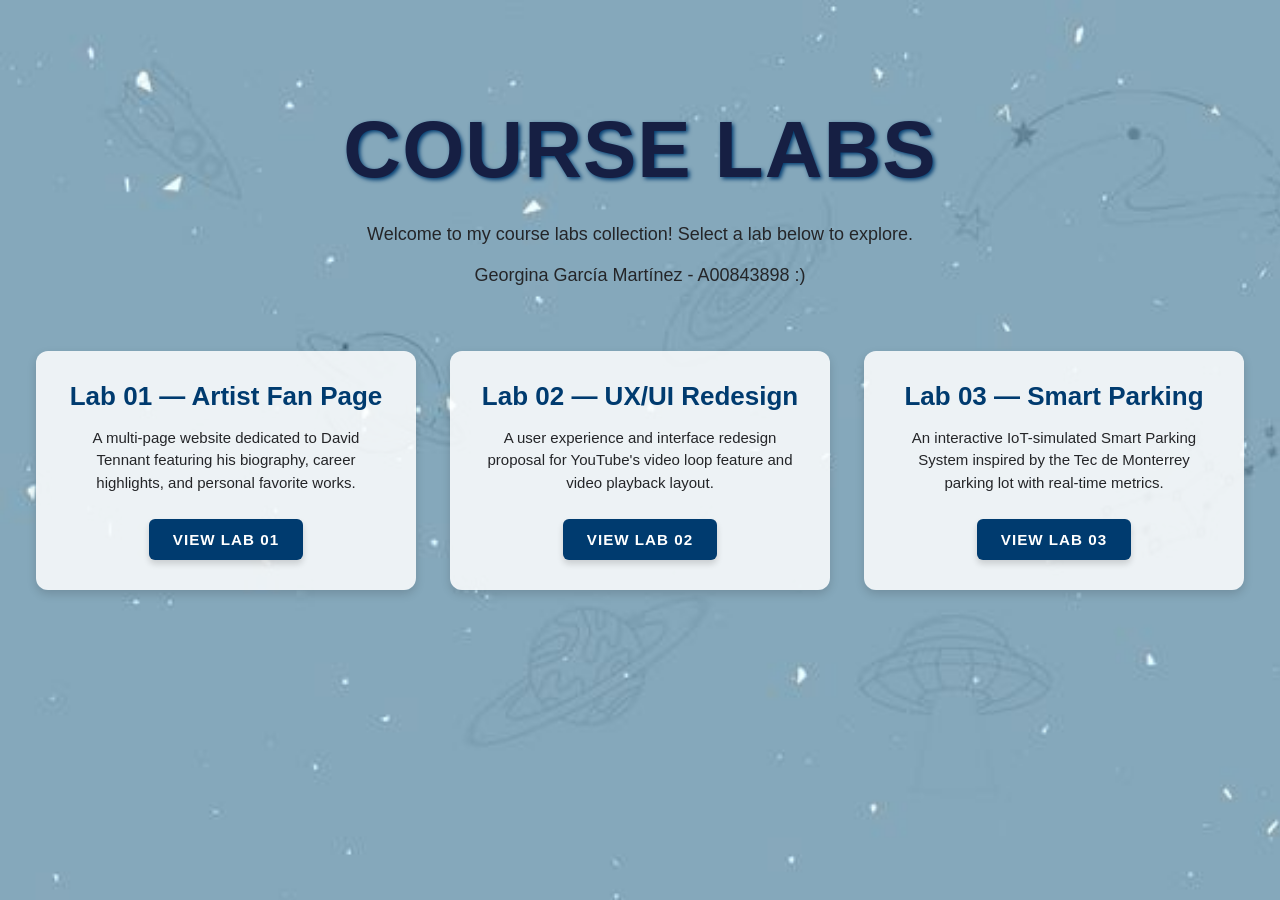
<file: index.html>
<!DOCTYPE html>
<html lang="en">
<head>
    <meta charset="UTF-8">
    <meta name="viewport" content="width=device-width, initial-scale=1.0">
    <title> LABS </title>
</head>
<body style="background-image: url('fondo azul espacio.jpg'); background-size: cover; background-attachment: fixed; margin: 0; padding: 40px 20px; text-align: center;">

    <!-- Título de la sección -->
    <h1 title="heading" style="text-align: center; font-size: 80px; color: #161f43; text-shadow: 2px 2px 4px #003B6F; font-family: 'Futura', 'Arial Black', sans-serif; font-weight: 900; letter-spacing: 1px; padding: 10px; margin-bottom: 10px;">
        COURSE LABS
    </h1>

    <p style="text-align: center; color: #242528; font-family: 'Century Gothic', sans-serif; font-size: 18px; margin-bottom: 20px;">
        Welcome to my course labs collection! Select a lab below to explore.
    </p>
    <p style="text-align: center; color: #242528; font-family: 'Century Gothic', sans-serif; font-size: 18px; margin-bottom: 50px;">
        Georgina García Martínez - A00843898 :) 
    </p>

    <!-- Contenedor de las tarjetas de Labs (ampliado a 1250px para que quepan las 3 en fila) -->
    <div style="max-width: 1250px; margin: 0 auto; text-align: center;">

        <!-- TARJETA LAB 01 -->
        <div style="display: inline-block; vertical-align: top; width: 320px; margin: 15px; background-color: rgba(255, 255, 255, 0.85); padding: 30px; border-radius: 12px; box-shadow: 0 4px 10px rgba(0,0,0,0.15); text-align: center;">
            <h2 style="color: #003B6F; font-family: 'Futura', sans-serif; font-size: 26px; margin-top: 0; margin-bottom: 10px;">
                Lab 01 — Artist Fan Page
            </h2>
            <p style="color: #242528; font-family: 'Century Gothic', sans-serif; font-size: 15px; line-height: 1.5; margin-bottom: 25px;">
                A multi-page website dedicated to David Tennant featuring his biography, career highlights, and personal favorite works.
            </p>
            <a href="home.html" style="
                display: inline-block;
                background-color: #003B6F; 
                color: #FFFFFF; 
                text-decoration: none; 
                padding: 12px 24px; 
                border-radius: 6px; 
                font-family: 'Century Gothic', sans-serif; 
                font-weight: bold; 
                font-size: 0.95rem; 
                letter-spacing: 1px; 
                box-shadow: 0 4px 6px rgba(0,0,0,0.15);">
                VIEW LAB 01
            </a>
        </div>

        <!-- TARJETA LAB 02 -->
        <div style="display: inline-block; vertical-align: top; width: 320px; margin: 15px; background-color: rgba(255, 255, 255, 0.85); padding: 30px; border-radius: 12px; box-shadow: 0 4px 10px rgba(0,0,0,0.15); text-align: center;">
            <h2 style="color: #003B6F; font-family: 'Futura', sans-serif; font-size: 26px; margin-top: 0; margin-bottom: 10px;">
                Lab 02 — UX/UI Redesign
            </h2>
            <p style="color: #242528; font-family: 'Century Gothic', sans-serif; font-size: 15px; line-height: 1.5; margin-bottom: 25px;">
                A user experience and interface redesign proposal for YouTube's video loop feature and video playback layout.
            </p>
            <a href="redisign.html" style="
                display: inline-block;
                background-color: #003B6F; 
                color: #FFFFFF; 
                text-decoration: none; 
                padding: 12px 24px; 
                border-radius: 6px; 
                font-family: 'Century Gothic', sans-serif; 
                font-weight: bold; 
                font-size: 0.95rem; 
                letter-spacing: 1px; 
                box-shadow: 0 4px 6px rgba(0,0,0,0.15);">
                VIEW LAB 02
            </a>
        </div>

        <!-- TARJETA LAB 03 -->
        <div style="display: inline-block; vertical-align: top; width: 320px; margin: 15px; background-color: rgba(255, 255, 255, 0.85); padding: 30px; border-radius: 12px; box-shadow: 0 4px 10px rgba(0,0,0,0.15); text-align: center;">
            <h2 style="color: #003B6F; font-family: 'Futura', sans-serif; font-size: 26px; margin-top: 0; margin-bottom: 10px;">
                Lab 03 — Smart Parking
            </h2>
            <p style="color: #242528; font-family: 'Century Gothic', sans-serif; font-size: 15px; line-height: 1.5; margin-bottom: 25px;">
                An interactive IoT-simulated Smart Parking System inspired by the Tec de Monterrey parking lot with real-time metrics.
            </p>
            <!-- CAMBIA AQUÍ el href si nombras distinto tu archivo HTML del Lab 3 -->
            <a href="smartparking.html" style="
                display: inline-block;
                background-color: #003B6F; 
                color: #FFFFFF; 
                text-decoration: none; 
                padding: 12px 24px; 
                border-radius: 6px; 
                font-family: 'Century Gothic', sans-serif; 
                font-weight: bold; 
                font-size: 0.95rem; 
                letter-spacing: 1px; 
                box-shadow: 0 4px 6px rgba(0,0,0,0.15);">
                VIEW LAB 03
            </a>
        </div>

    </div>

</body>
</html>
</file>
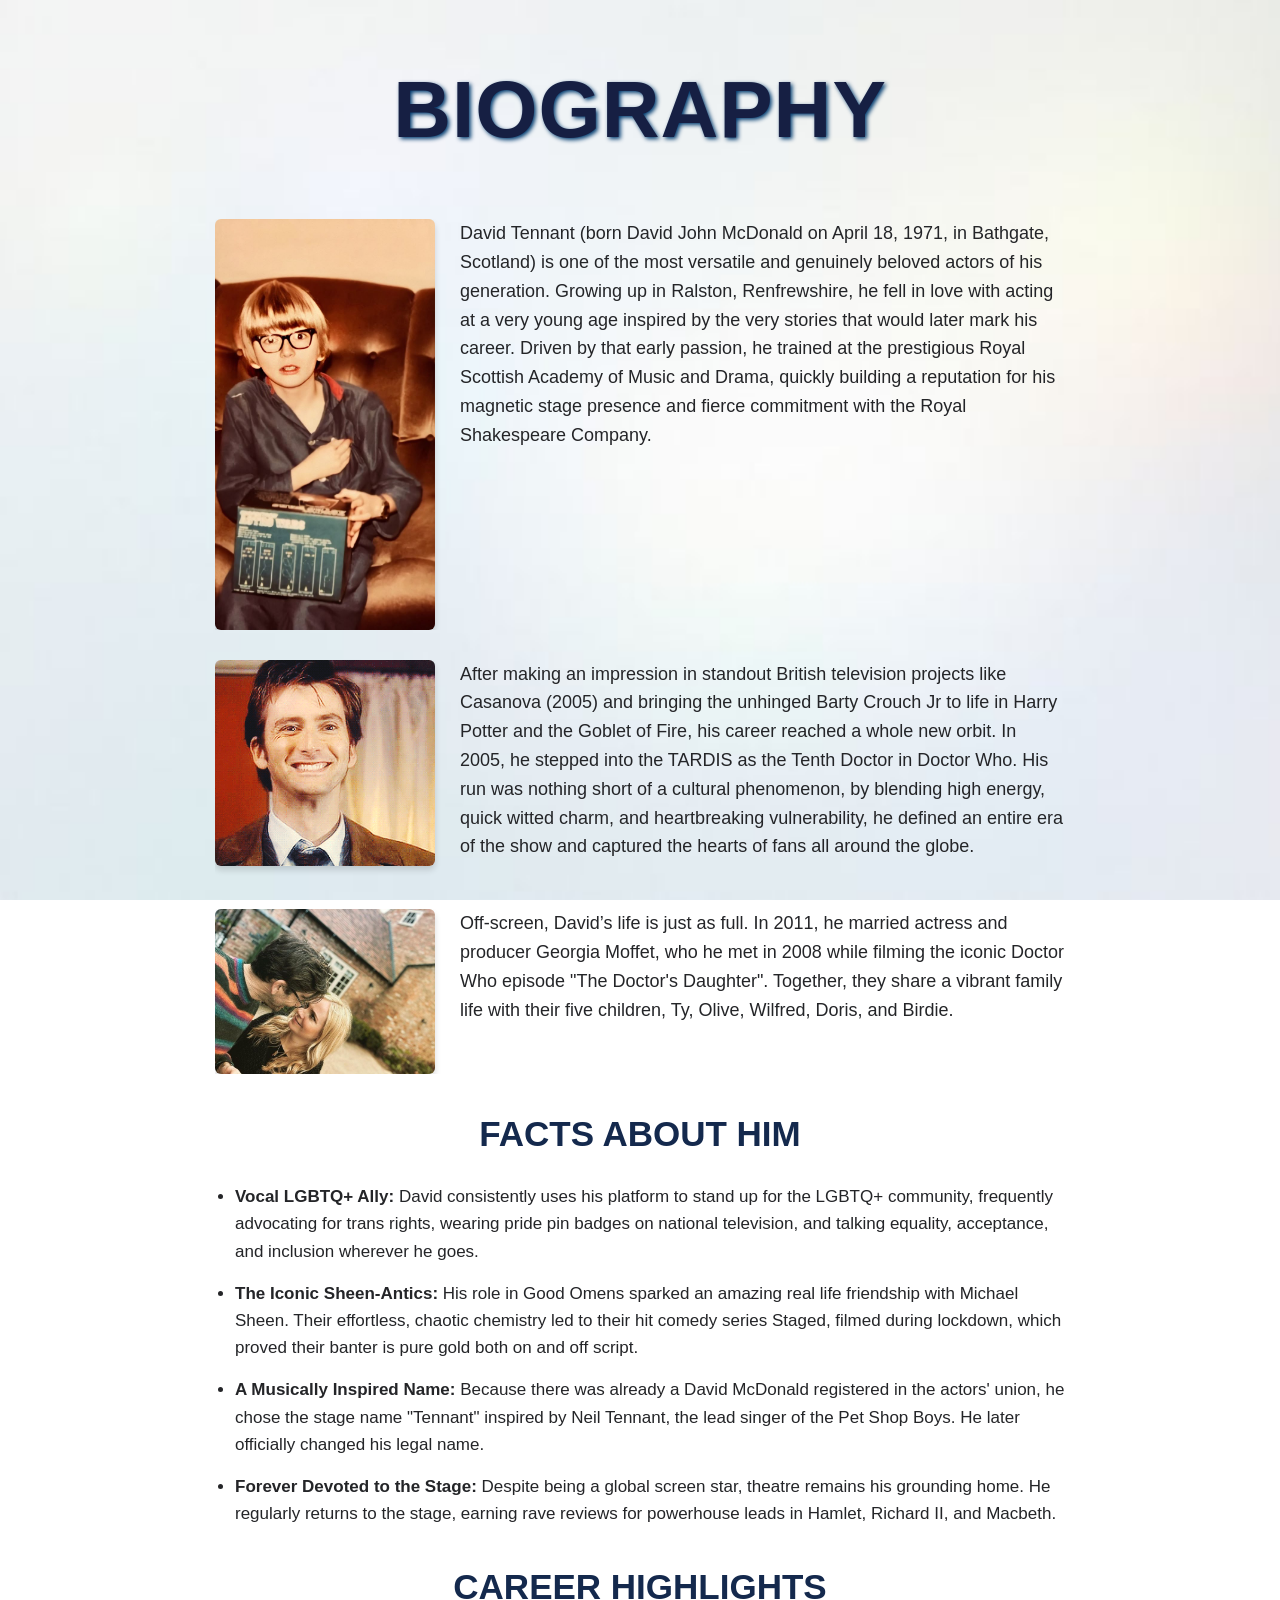
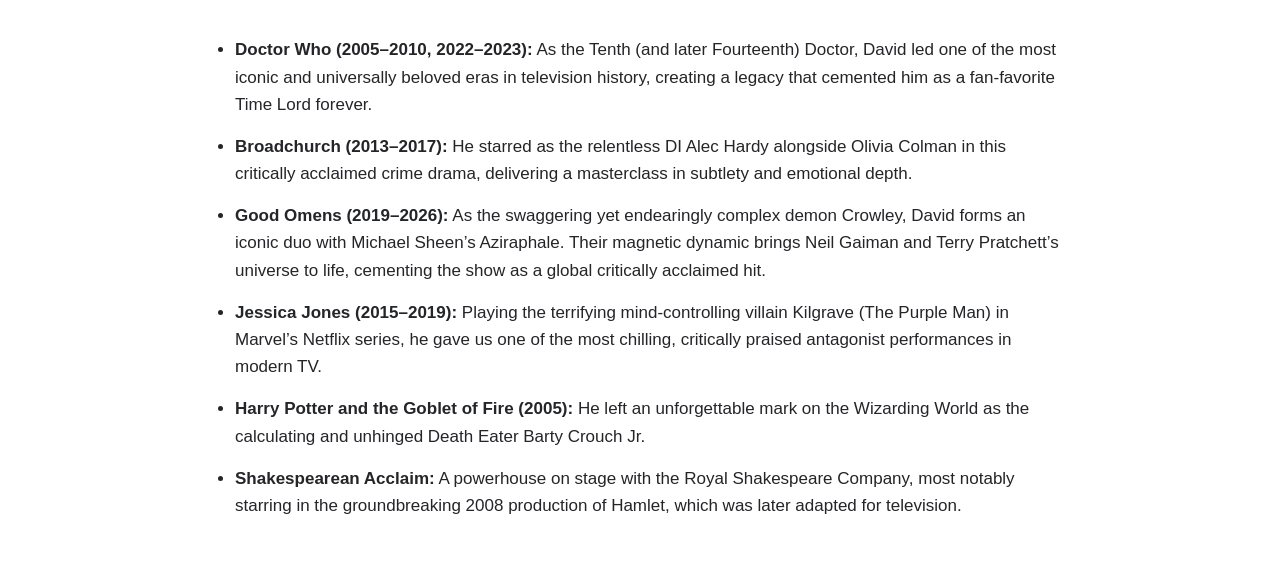
<file: about.html>
<!DOCTYPE html>
<html lang="en">

<head>
 <meta charset="UTF-8"> <!-- caracteres ingleses creo-->
 <meta name="viewport" content="width=device-width, initial-scale=1.0">
 <title> ABOUT </title>
</head>

<body style="background-image: url('prueba_fondo.jpg'); background-size: cover; background-attachment: fixed;">

    <h1 title="heading" style="text-align: center; font-size: 80px ;color: #161f43;text-shadow: 2px 2px 4px #003B6F; font-family: 'Futura', 'Arial Black', sans-serif; font-weight: 900; letter-spacing: 1px; padding: 10px;"> BIOGRAPHY </h1>
    
    <!-- Bloque 1 -->
    <div style="width: 850px; margin: 0 auto 30px auto; overflow: hidden;">
        <img src="david_kid.jpg" style="width: 220px; float: left; margin-right: 25px; border-radius: 6px; box-shadow: 0 4px 6px rgba(0,0,0,0.15);">
        <p style="color: #242528; font-family: 'Century Gothic', sans-serif; font-size: 18px; line-height: 1.6; margin-top: 0;">
            David Tennant (born David John McDonald on April 18, 1971, in Bathgate, Scotland) is one of the most versatile and genuinely beloved actors of his generation. 
            Growing up in Ralston, Renfrewshire, he fell in love with acting at a very young age inspired by the very stories that would later mark his career. Driven by that early passion, he trained at the prestigious Royal Scottish Academy of Music and Drama,
            quickly building a reputation for his magnetic stage presence and fierce commitment with the Royal Shakespeare Company.
        </p>
    </div>

    <!-- Bloque 2 -->
    <div style="width: 850px; margin: 0 auto 30px auto; overflow: hidden;">
        <img src="THE_DOCTOR.gif" style="width: 220px; float: left; margin-right: 25px; border-radius: 6px; box-shadow: 0 4px 6px rgba(0,0,0,0.15);">
        <p style="color: #242528; font-family: 'Century Gothic', sans-serif; font-size: 18px; line-height: 1.6; margin-top: 0;">
            After making an impression in standout British television projects like Casanova (2005) and bringing the unhinged Barty Crouch Jr 
            to life in Harry Potter and the Goblet of Fire, his career reached a whole new orbit. In 2005, he stepped into the TARDIS as the Tenth Doctor in Doctor Who.
            His run was nothing short of a cultural phenomenon, by blending high energy, quick witted charm, and heartbreaking vulnerability, 
            he defined an entire era of the show and captured the hearts of fans all around the globe.
        </p>
    </div>

    <!-- Bloque 3 -->
    <div style="width: 850px; margin: 0 auto 40px auto; overflow: hidden;">
        <img src="DAVID_COUPLE.jpg" style="width: 220px; float: left; margin-right: 25px; border-radius: 6px; box-shadow: 0 4px 6px rgba(0,0,0,0.15);">
        <p style="color: #242528; font-family: 'Century Gothic', sans-serif; font-size: 18px; line-height: 1.6; margin-top: 0;">
            Off-screen, David’s life is just as full. In 2011, he married actress and producer Georgia Moffet, 
            who he met in 2008 while filming the iconic Doctor Who episode "The Doctor's Daughter". 
            Together, they share a vibrant family life with their five children, Ty, Olive, Wilfred, Doris, and Birdie.
        </p>
    </div>

    <h2 style="color: #14294d; font-family: 'Futura', sans-serif; text-align: center; font-size: 35px; margin-top: 40px;"> FACTS ABOUT HIM </h2>
    <div style="width: 850px; margin: 0 auto 40px auto;">
        <ul style="color: #242528; font-family: 'Century Gothic', sans-serif; font-size: 17px; line-height: 1.6; padding-left: 20px;"> 
           <li style="margin-bottom: 15px;"><strong>Vocal LGBTQ+ Ally:</strong> David consistently uses his platform to stand up for the LGBTQ+ community, frequently advocating for trans rights, wearing pride pin badges on national television, and talking equality, acceptance, and inclusion wherever he goes.</li>

           <li style="margin-bottom: 15px;"><strong>The Iconic Sheen-Antics:</strong> His role in Good Omens sparked an amazing real life friendship with Michael Sheen. Their effortless, chaotic chemistry led to their hit comedy series Staged, filmed during lockdown, which proved their banter is pure gold both on and off script.</li>

           <li style="margin-bottom: 15px;"><strong>A Musically Inspired Name:</strong> Because there was already a David McDonald registered in the actors' union, he chose the stage name "Tennant" inspired by Neil Tennant, the lead singer of the Pet Shop Boys. He later officially changed his legal name.</li>

           <li style="margin-bottom: 15px;"><strong>Forever Devoted to the Stage:</strong> Despite being a global screen star, theatre remains his grounding home. He regularly returns to the stage, earning rave reviews for powerhouse leads in Hamlet, Richard II, and Macbeth.</li>
        </ul>
    </div>

    <h2 style="color: #14294d; font-family: 'Futura', sans-serif; text-align: center; font-size: 35px; margin-top: 40px;"> CAREER HIGHLIGHTS </h2>
    <div style="width: 850px; margin: 0 auto 50px auto;">
        <ul style="color: #242528; font-family: 'Century Gothic', sans-serif; font-size: 17px; line-height: 1.6; padding-left: 20px;"> 
            <li style="margin-bottom: 15px;"><strong>Doctor Who (2005–2010, 2022–2023):</strong> As the Tenth (and later Fourteenth) Doctor, David led one of the most iconic and universally beloved eras in television history, creating a legacy that cemented him as a fan-favorite Time Lord forever.</li>

            <li style="margin-bottom: 15px;"><strong>Broadchurch (2013–2017):</strong> He starred as the relentless DI Alec Hardy alongside Olivia Colman in this critically acclaimed crime drama, delivering a masterclass in subtlety and emotional depth.</li>

            <li style="margin-bottom: 15px;"><strong>Good Omens (2019–2026):</strong> As the swaggering yet endearingly complex demon Crowley, David forms an iconic duo with Michael Sheen’s Aziraphale. Their magnetic dynamic brings Neil Gaiman and Terry Pratchett’s universe to life, cementing the show as a global critically acclaimed hit.</li>

            <li style="margin-bottom: 15px;"><strong>Jessica Jones (2015–2019):</strong> Playing the terrifying mind-controlling villain Kilgrave (The Purple Man) in Marvel’s Netflix series, he gave us one of the most chilling, critically praised antagonist performances in modern TV.</li>

            <li style="margin-bottom: 15px;"><strong>Harry Potter and the Goblet of Fire (2005):</strong> He left an unforgettable mark on the Wizarding World as the calculating and unhinged Death Eater Barty Crouch Jr.</li>

            <li style="margin-bottom: 15px;"><strong>Shakespearean Acclaim:</strong> A powerhouse on stage with the Royal Shakespeare Company, most notably starring in the groundbreaking 2008 production of Hamlet, which was later adapted for television.</li>
        </ul>
    </div>
    
</body>    
</html>
</file>
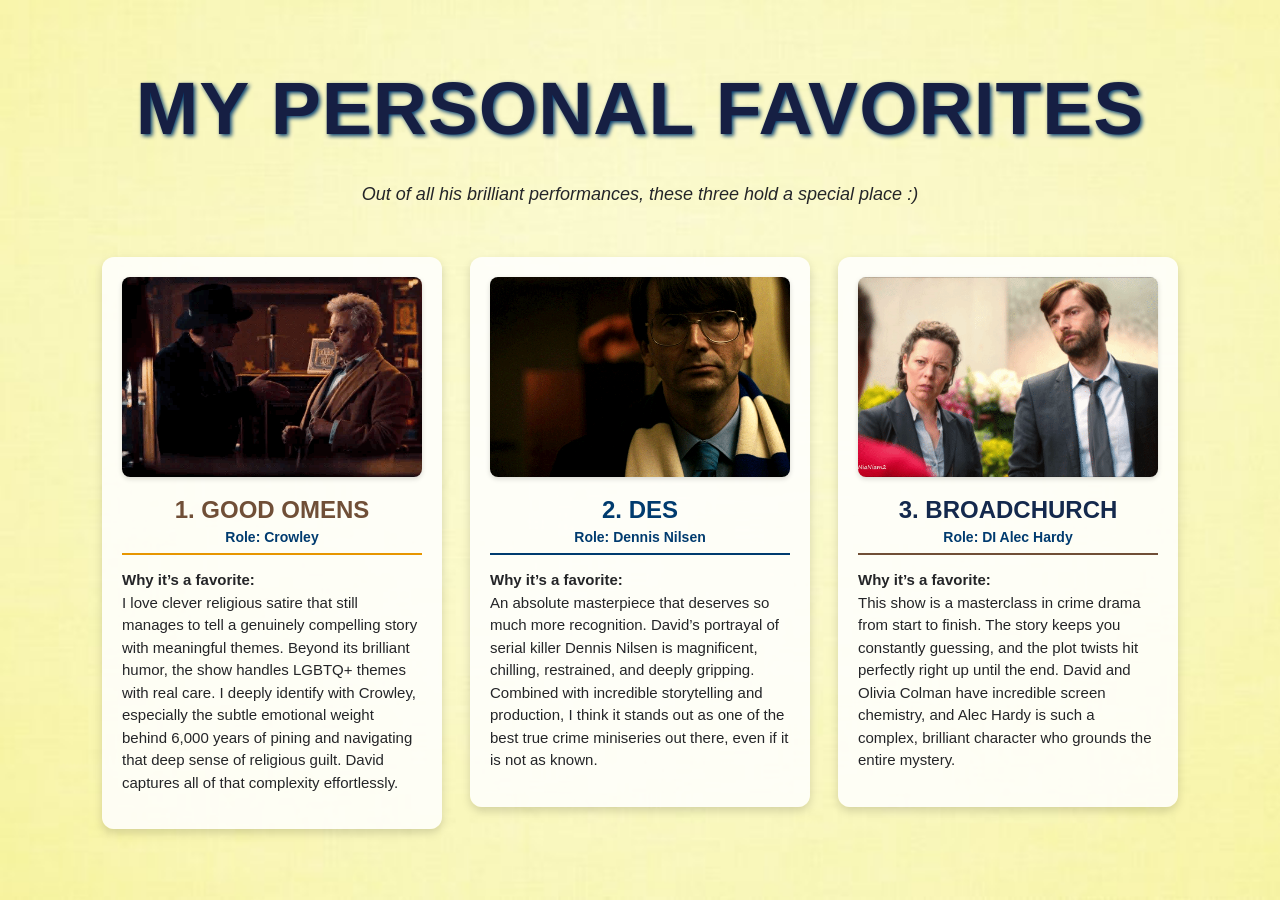
<file: favorites.html>
<!DOCTYPE html>
<html lang="en">
    <head>
        <meta charset="UTF-8"> <!-- caracteres ingleses creo-->
        <meta name="viewport" content="width=device-width, initial-scale=1.0">
        <title> FAVOURITES </title>
    </head>
    
    <body style="background-image: url('AMARILLO.jpg'); background-size: cover; background-attachment: fixed; margin: 0; padding-bottom: 60px; text-align: center;">
        
        <h1 title="heading" style="text-align: center; font-size: 75px; color: #161f43; text-shadow: 2px 2px 4px #003B6F; font-family: 'Futura', 'Arial Black', sans-serif; font-weight: 900; letter-spacing: 1px; padding: 15px; margin-bottom: 5px;"> 
            MY PERSONAL FAVORITES 
        </h1>

        <p style="text-align: center; color: #242528; font-family: 'Century Gothic', sans-serif; font-size: 18px; margin-bottom: 40px; font-style: italic;">
            Out of all his brilliant performances, these three hold a special place :)
        </p>

        <!-- Contenedor principal centrado -->
        <div style="max-width: 1100px; margin: 0 auto; text-align: center;">

            <!-- Favorite 1: GOOD OMENS -->
            <div style="display: inline-block; vertical-align: top; width: 300px; margin: 12px; background-color: rgba(255, 255, 255, 0.85); padding: 20px; border-radius: 12px; box-shadow: 0 4px 10px rgba(0,0,0,0.15); text-align: left;">
                <img src="INNEFABLE.gif" style="width: 100%; height: 200px; object-fit: cover; border-radius: 8px; box-shadow: 0 2px 5px rgba(0,0,0,0.15);">
                <h2 style="color: #704F37; font-family: 'Futura', sans-serif; font-size: 24px; margin-top: 15px; margin-bottom: 5px; text-align: center;"> 1. GOOD OMENS </h2>
                <p style="color: #003B6F; font-family: 'Century Gothic', sans-serif; font-size: 14px; font-weight: bold; margin-top: 0; text-align: center; border-bottom: 2px solid #e79600; padding-bottom: 8px;">
                    Role: Crowley
                </p>
                <p style="color: #242528; font-family: 'Century Gothic', sans-serif; font-size: 15px; line-height: 1.5; margin-top: 10px;">
                    <strong>Why it’s a favorite:</strong><br>
                    I love clever religious satire that still manages to tell a genuinely compelling story with meaningful themes. Beyond its brilliant humor, the show handles LGBTQ+ themes with real care. I deeply identify with Crowley, especially the subtle emotional weight behind 6,000 years of pining and navigating that deep sense of religious guilt. David captures all of that complexity effortlessly.
                </p>
            </div>

            <!-- Favorite 2: DES -->
            <div style="display: inline-block; vertical-align: top; width: 300px; margin: 12px; background-color: rgba(255, 255, 255, 0.85); padding: 20px; border-radius: 12px; box-shadow: 0 4px 10px rgba(0,0,0,0.15); text-align: left;">
                <img src="DES_NILSEN.gif" style="width: 100%; height: 200px; object-fit: cover; border-radius: 8px; box-shadow: 0 2px 5px rgba(0,0,0,0.15);">
                <h2 style="color: #003B6F; font-family: 'Futura', sans-serif; font-size: 24px; margin-top: 15px; margin-bottom: 5px; text-align: center;"> 2. DES </h2>
                <p style="color: #003B6F; font-family: 'Century Gothic', sans-serif; font-size: 14px; font-weight: bold; margin-top: 0; text-align: center; border-bottom: 2px solid #003B6F; padding-bottom: 8px;">
                    Role: Dennis Nilsen
                </p>
                <p style="color: #242528; font-family: 'Century Gothic', sans-serif; font-size: 15px; line-height: 1.5; margin-top: 10px;">
                    <strong>Why it’s a favorite:</strong><br>
                    An absolute masterpiece that deserves so much more recognition. David’s portrayal of serial killer Dennis Nilsen is magnificent, chilling, restrained, and deeply gripping. Combined with incredible storytelling and production, I think it stands out as one of the best true crime miniseries out there, even if it is not as known.
                </p>
            </div>

            <!-- Favorite 3: BROADCHURCH -->
            <div style="display: inline-block; vertical-align: top; width: 300px; margin: 12px; background-color: rgba(255, 255, 255, 0.85); padding: 20px; border-radius: 12px; box-shadow: 0 4px 10px rgba(0,0,0,0.15); text-align: left;">
                <img src="BROADCHURCH_2.gif" style="width: 100%; height: 200px; object-fit: cover; border-radius: 8px; box-shadow: 0 2px 5px rgba(0,0,0,0.15);">
                <h2 style="color: #14294d; font-family: 'Futura', sans-serif; font-size: 24px; margin-top: 15px; margin-bottom: 5px; text-align: center;"> 3. BROADCHURCH </h2>
                <p style="color: #003B6F; font-family: 'Century Gothic', sans-serif; font-size: 14px; font-weight: bold; margin-top: 0; text-align: center; border-bottom: 2px solid #704F37; padding-bottom: 8px;">
                    Role: DI Alec Hardy
                </p>
                <p style="color: #242528; font-family: 'Century Gothic', sans-serif; font-size: 15px; line-height: 1.5; margin-top: 10px;">
                    <strong>Why it’s a favorite:</strong><br>
                    This show is a masterclass in crime drama from start to finish. The story keeps you constantly guessing, and the plot twists hit perfectly right up until the end. David and Olivia Colman have incredible screen chemistry, and Alec Hardy is such a complex, brilliant character who grounds the entire mystery.
                </p>
            </div>

        </div>

    </body>
</html>
</file>
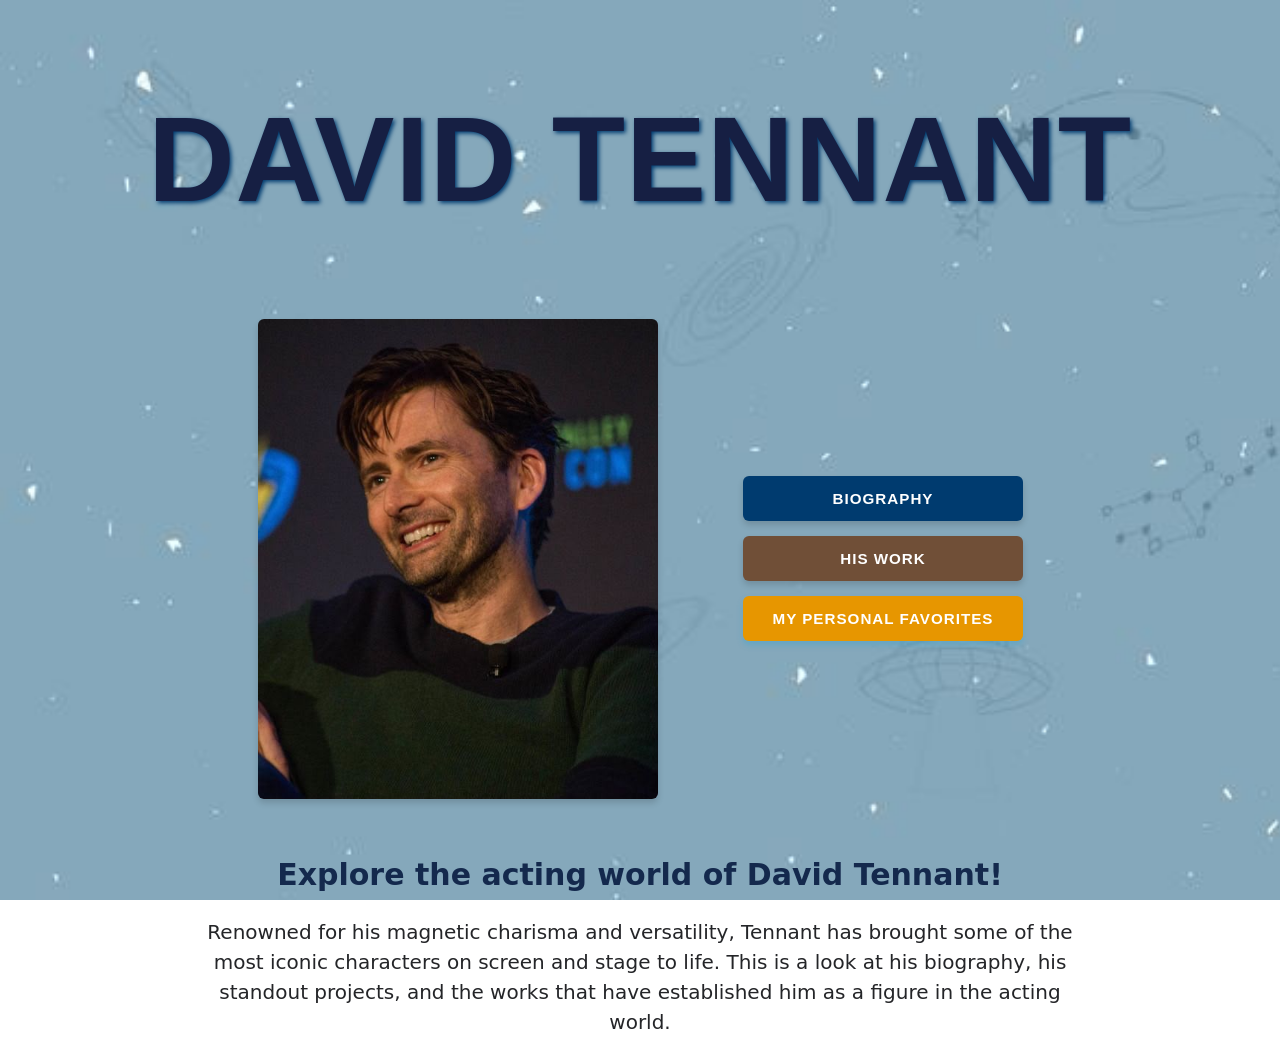
<file: home.html>
<!DOCTYPE html>
<html lang="en">
    <head>
     <meta charset="UTF-8"> <!-- caracteres ingleses creo-->
     <meta name="viewport" content="width=device-width, initial-scale=1.0">
     <title> HOME </title>
    </head>
    <body style="background-image: url('fondo azul espacio.jpg'); background-size: cover; background-attachment: fixed;">
        
        <h1 title="heading" style="text-align: center; font-size: 120px ;color: #161f43;text-shadow: 2px 2px 4px #003B6F; font-family: 'Futura', 'Arial Black', sans-serif; font-weight: 900; letter-spacing: 1px; padding: 10px;"> DAVID TENNANT</h1>
        
        <div style="display: flex; justify-content: flex-start; align-items: center; gap: 60px; padding-left: 250px; margin-top: 20px;"> 
            
            <img src="DAVID TENNANT PORTADA.jpeg" style="width: 400px; height: auto; margin-right: 25px; border-radius: 6px; box-shadow: 0 4px 6px rgba(0,0,0,0.15);">
            
            <div style="display: flex; flex-direction: column; gap: 15px; width: 280px;">
                
                <a href="about.html " style=" 
                    background-color: #003B6F; 
                    color: #FFFFFF; 
                    text-decoration: none; 
                    text-align: center;
                    padding: 14px; 
                    border-radius: 6px; 
                    font-family: 'Century Gothic', sans-serif; 
                    font-weight: bold; 
                    font-size: 0.95rem; 
                    letter-spacing: 1px; 
                    box-shadow: 0 4px 6px rgba(0,0,0,0.15);">
                    BIOGRAPHY
                </a>

                <a href="works.html" style="
                    background-color: #704F37; 
                    color: #FFFFFF; 
                    text-decoration: none; 
                    text-align: center;
                    padding: 14px; 
                    border-radius: 6px; 
                    font-family: 'Century Gothic', sans-serif; 
                    font-weight: bold; 
                    font-size: 0.95rem; 
                    letter-spacing: 1px; 
                    box-shadow: 0 4px 6px rgba(0,0,0,0.15);">
                    HIS WORK
                </a>

                <a href="favorites.html" style="
                    background-color: #e79600; 
                    color: #FFFFFF; 
                    text-decoration: none; 
                    text-align: center;
                    padding: 14px; 
                    border-radius: 6px; 
                    font-family: 'Century Gothic', sans-serif; 
                    font-weight: bold; 
                    font-size: 0.95rem; 
                    letter-spacing: 1px; 
                    box-shadow: 0 4px 6px rgba(0,163,224,0.25);">
                    MY PERSONAL FAVORITES 
                </a>
            </div>

        </div> 
        
        <br>
        
        <h2 style="color: #14294d; font-family: system-ui, -apple-system, sans-serif; font-size: 30px; margin-top: 40px; text-align: center;"> Explore the acting world of David Tennant! </h2>
        <p style="color: #242528; font-family: system-ui, -apple-system, sans-serif; font-size: 20px; margin-top: 5px; margin-left: auto; margin-right: auto; max-width: 900px; text-align: center; line-height: 1.5;">
            Renowned for his magnetic charisma and versatility, Tennant has brought some of the most iconic characters on screen and stage to life. This is a look at his biography, his standout projects, and the works that have established him as a figure in the acting world.    
        </p>

    </body>
</html>
</file>
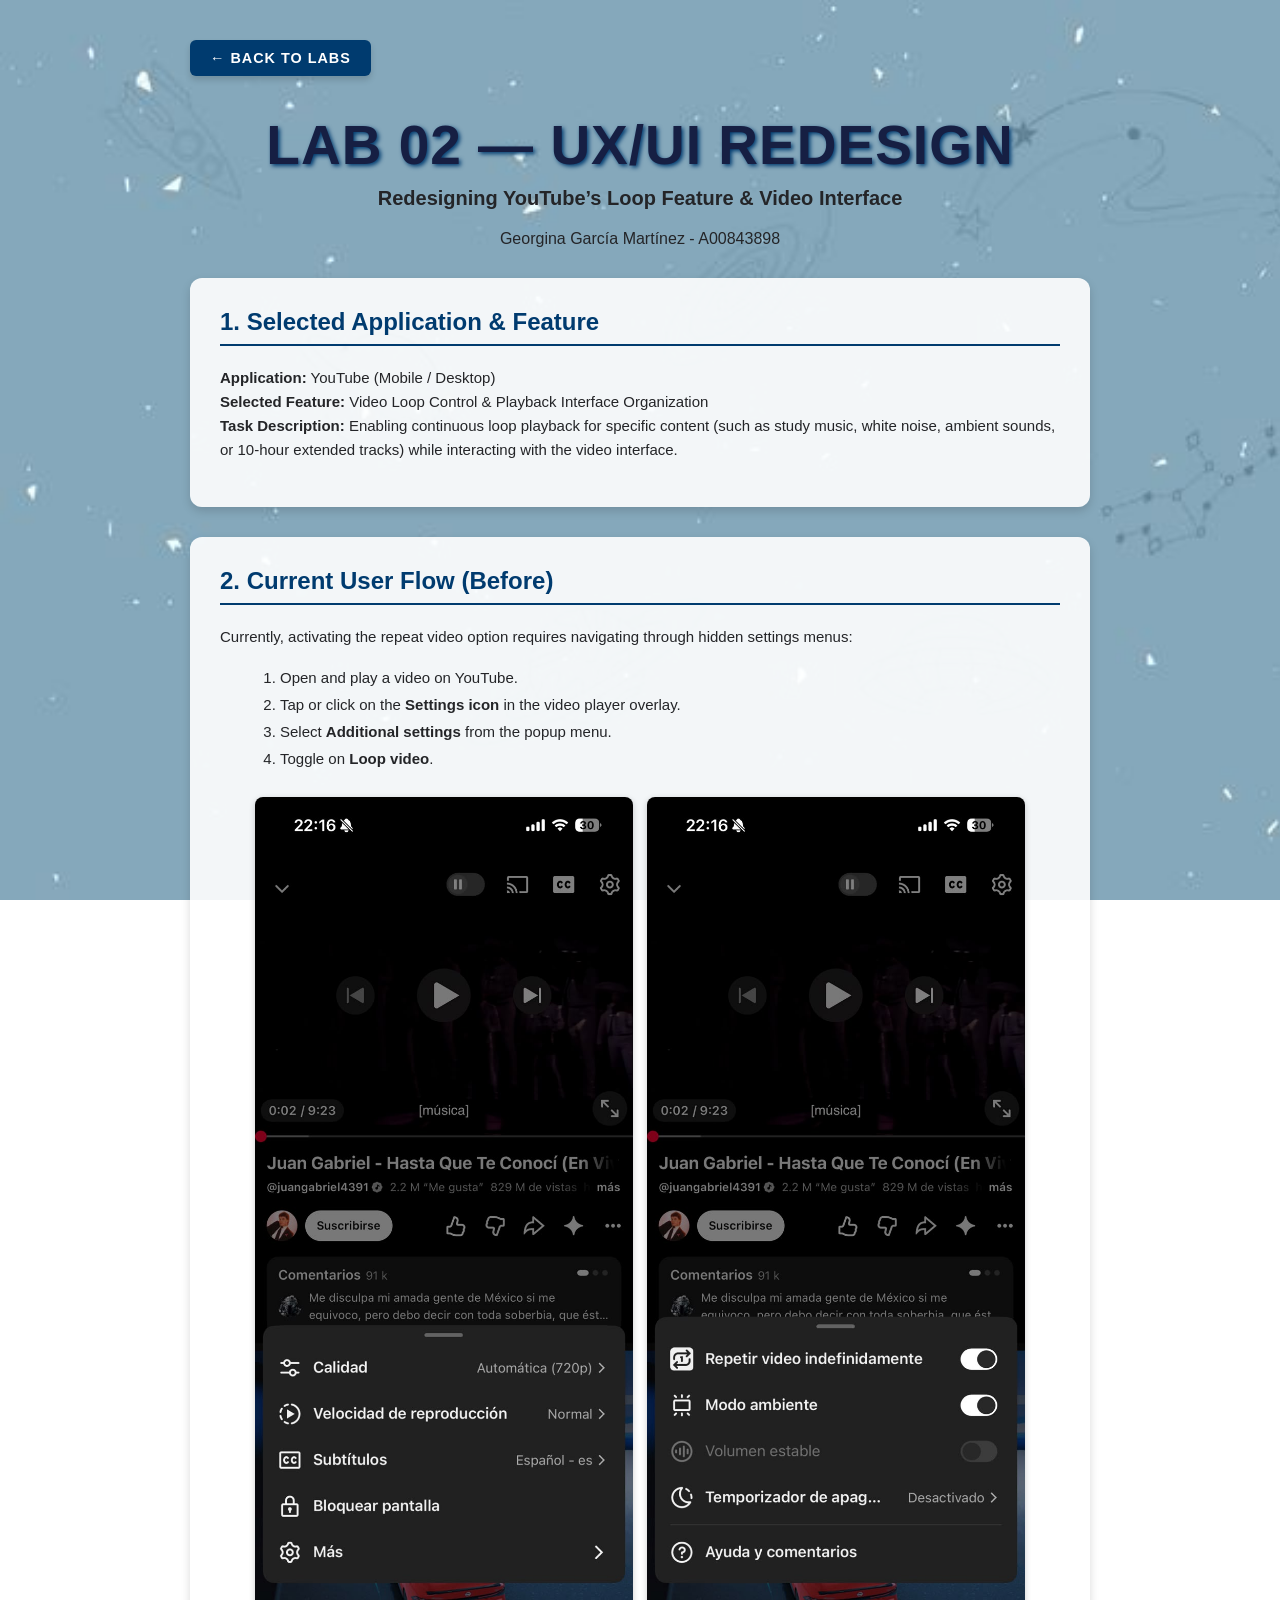
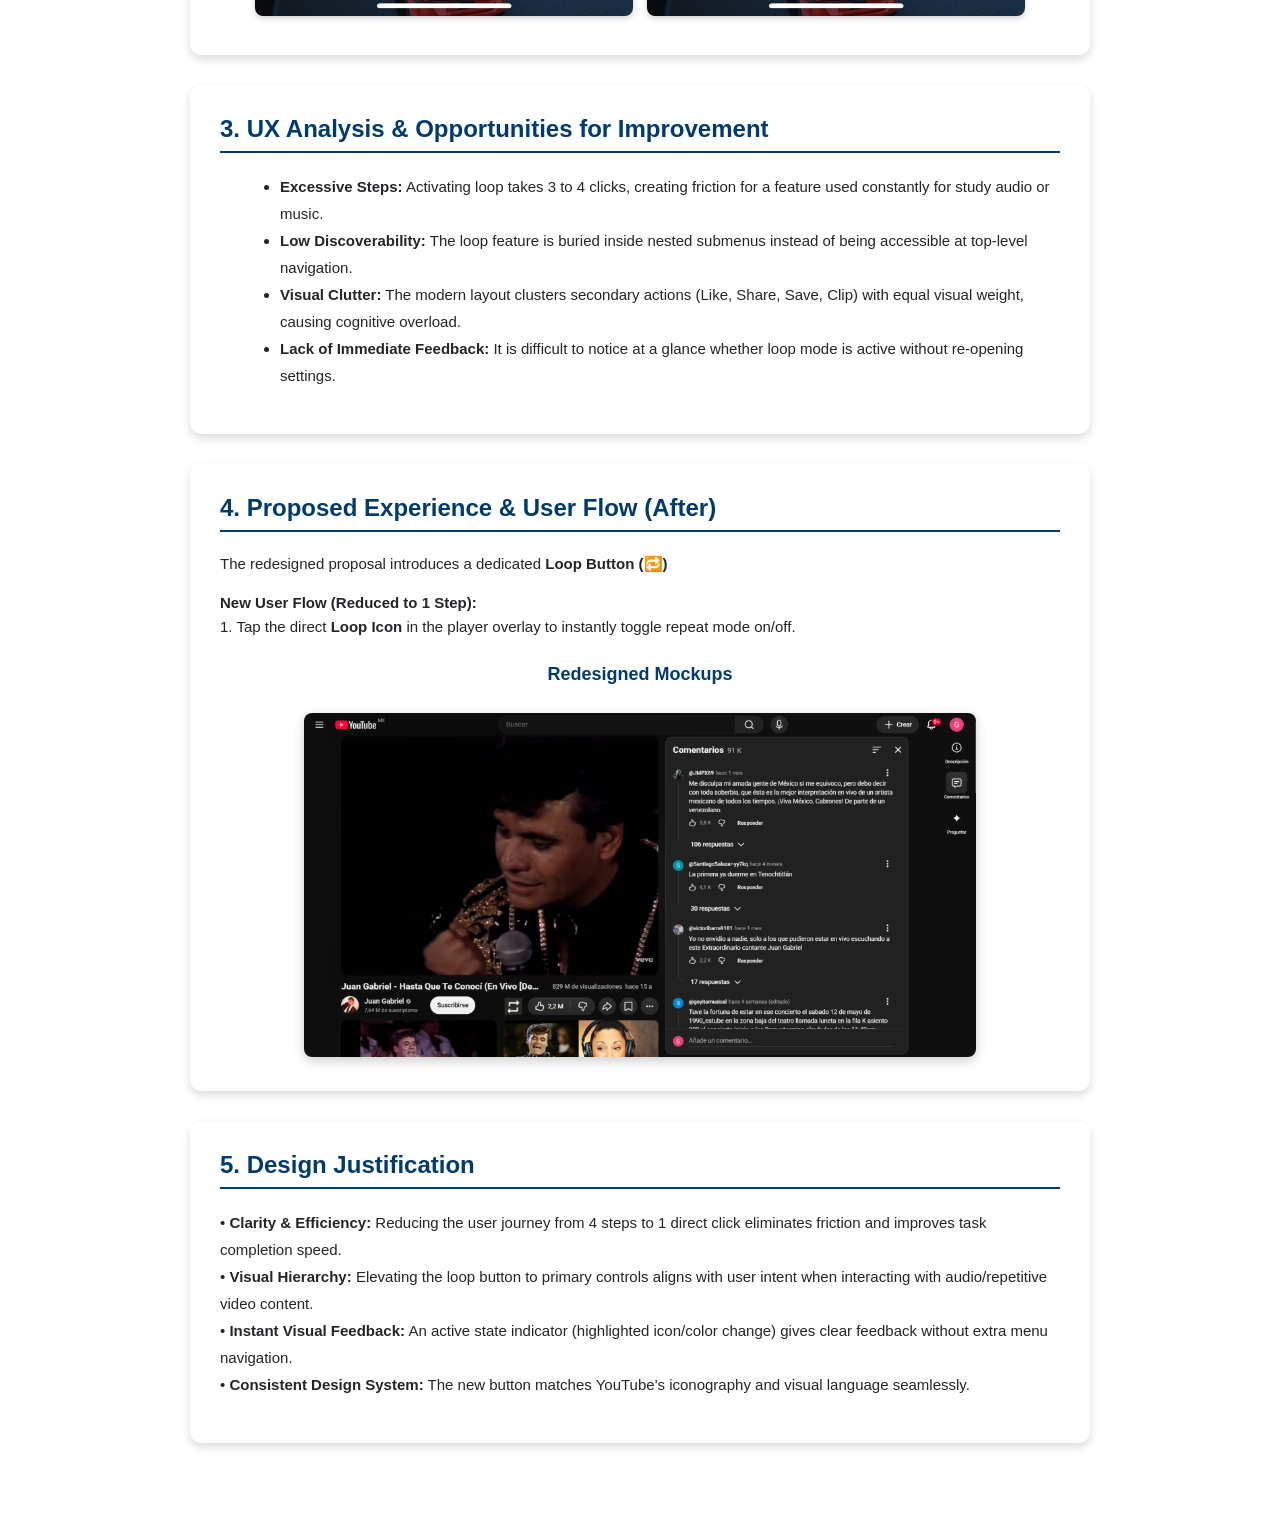
<file: redisign.html>
<!DOCTYPE html>
<html lang="en">
<head>
    <meta charset="UTF-8">
    <meta name="viewport" content="width=device-width, initial-scale=1.0">
    <title>LAB 02 - UX/UI Redesign: YouTube Loop Feature</title>
</head>
<body style="background-image: url('fondo azul espacio.jpg'); background-size: cover; background-attachment: fixed; margin: 0; padding: 40px 20px; font-family: 'Century Gothic', sans-serif;">

    <!-- Botón para regresar al Index -->
    <div style="max-width: 900px; margin: 0 auto 20px auto;">
        <a href="index.html" style="
            display: inline-block;
            background-color: #003B6F; 
            color: #FFFFFF; 
            text-decoration: none; 
            padding: 10px 20px; 
            border-radius: 6px; 
            font-weight: bold; 
            font-size: 0.9rem; 
            letter-spacing: 1px; 
            box-shadow: 0 4px 6px rgba(0,0,0,0.15);">
            ← BACK TO LABS
        </a>
    </div>

    <!-- Título Principal -->
    <div style="max-width: 900px; margin: 0 auto 30px auto; text-align: center;">
        <h1 style="font-size: 55px; color: #161f43; text-shadow: 2px 2px 4px #003B6F; font-family: 'Futura', 'Arial Black', sans-serif; font-weight: 900; letter-spacing: 1px; margin-bottom: 10px;">
            LAB 02 — UX/UI REDESIGN
        </h1>
        <p style="color: #242528; font-size: 20px; font-weight: bold; margin-top: 0;">
            Redesigning YouTube’s Loop Feature & Video Interface
        </p>
        <p style="color: #242528; font-size: 16px;">
            Georgina García Martínez - A00843898
        </p>
    </div>

    <!-- Contenedor Principal de Contenido -->
    <div style="max-width: 900px; margin: 0 auto;">

        <!-- 1. SELECTED APPLICATION -->
        <div style="background-color: rgba(255, 255, 255, 0.9); padding: 30px; border-radius: 12px; box-shadow: 0 4px 10px rgba(0,0,0,0.15); margin-bottom: 30px;">
            <h2 style="color: #003B6F; font-family: 'Futura', sans-serif; font-size: 24px; margin-top: 0; border-bottom: 2px solid #003B6F; padding-bottom: 8px;">
                1. Selected Application & Feature
            </h2>
            <p style="color: #242528; font-size: 15px; line-height: 1.6;">
                <strong>Application:</strong> YouTube (Mobile / Desktop)<br>
                <strong>Selected Feature:</strong> Video Loop Control & Playback Interface Organization<br>
                <strong>Task Description:</strong> Enabling continuous loop playback for specific content (such as study music, white noise, ambient sounds, or 10-hour extended tracks) while interacting with the video interface.
            </p>
        </div>

        <!-- 2. CURRENT USER FLOW -->
        <div style="background-color: rgba(255, 255, 255, 0.9); padding: 30px; border-radius: 12px; box-shadow: 0 4px 10px rgba(0,0,0,0.15); margin-bottom: 30px;">
            <h2 style="color: #003B6F; font-family: 'Futura', sans-serif; font-size: 24px; margin-top: 0; border-bottom: 2px solid #003B6F; padding-bottom: 8px;">
                2. Current User Flow (Before)
            </h2>
            <p style="color: #242528; font-size: 15px; line-height: 1.6;">
                Currently, activating the repeat video option requires navigating through hidden settings menus:
            </p>
            <ol style="color: #242528; font-size: 15px; line-height: 1.8; margin-left: 20px;">
                <li>Open and play a video on YouTube.</li>
                <li>Tap or click on the <strong>Settings icon </strong> in the video player overlay.</li>
                <li>Select <strong>Additional settings</strong> from the popup menu.</li>
                <li>Toggle on <strong>Loop video</strong>.</li>
            </ol>
            
            <div style="text-align: center; margin-top: 20px;">
                <img src="PASO_UNO.jpeg" alt="Current step 1" style="max-width: 45%; border-radius: 8px; margin: 5px; box-shadow: 0 2px 6px rgba(0,0,0,0.2);">
                <img src="PASO_DOS.jpeg" alt="Current step 2" style="max-width: 45%; border-radius: 8px; margin: 5px; box-shadow: 0 2px 6px rgba(0,0,0,0.2);">
            </div>
        </div>

        <!-- 3. UX ANALYSIS -->
        <div style="background-color: rgba(255, 255, 255, 0.9); padding: 30px; border-radius: 12px; box-shadow: 0 4px 10px rgba(0,0,0,0.15); margin-bottom: 30px;">
            <h2 style="color: #003B6F; font-family: 'Futura', sans-serif; font-size: 24px; margin-top: 0; border-bottom: 2px solid #003B6F; padding-bottom: 8px;">
                3. UX Analysis & Opportunities for Improvement
            </h2>
            <ul style="color: #242528; font-size: 15px; line-height: 1.8; margin-left: 20px;">
                <li><strong>Excessive Steps:</strong> Activating loop takes 3 to 4 clicks, creating friction for a feature used constantly for study audio or music.</li>
                <li><strong>Low Discoverability:</strong> The loop feature is buried inside nested submenus instead of being accessible at top-level navigation.</li>
                <li><strong>Visual Clutter:</strong> The modern layout clusters secondary actions (Like, Share, Save, Clip) with equal visual weight, causing cognitive overload.</li>
                <li><strong>Lack of Immediate Feedback:</strong> It is difficult to notice at a glance whether loop mode is active without re-opening settings.</li>
            </ul>
        </div>

        <!-- 4. DESIGN PROPOSAL & PROPOSED USER FLOW -->
        <div style="background-color: rgba(255, 255, 255, 0.9); padding: 30px; border-radius: 12px; box-shadow: 0 4px 10px rgba(0,0,0,0.15); margin-bottom: 30px;">
            <h2 style="color: #003B6F; font-family: 'Futura', sans-serif; font-size: 24px; margin-top: 0; border-bottom: 2px solid #003B6F; padding-bottom: 8px;">
                4. Proposed Experience & User Flow (After)
            </h2>
            <p style="color: #242528; font-size: 15px; line-height: 1.6;">
                The redesigned proposal introduces a dedicated <strong>Loop Button (🔁)</strong> 
            </p>

            <p style="color: #242528; font-size: 15px; line-height: 1.6;">
                <strong>New User Flow (Reduced to 1 Step):</strong><br>
                1. Tap the direct <strong>Loop Icon</strong> in the player overlay to instantly toggle repeat mode on/off.
            </p>

            <!-- Tus imágenes/mockups del "Después" con el nuevo botón -->
            <div style="text-align: center; margin-top: 25px;">
                <h3 style="color: #003B6F; font-family: 'Futura', sans-serif; font-size: 18px;">Redesigned Mockups</h3>
                <img src="DISPLAY_LOOP.png" alt="Proposed design mockup" style="max-width: 80%; border-radius: 8px; box-shadow: 0 4px 12px rgba(0,0,0,0.2); margin-top: 10px;">
            </div>
        </div>

        <!-- 5. JUSTIFICATION -->
        <div style="background-color: rgba(255, 255, 255, 0.9); padding: 30px; border-radius: 12px; box-shadow: 0 4px 10px rgba(0,0,0,0.15); margin-bottom: 30px;">
            <h2 style="color: #003B6F; font-family: 'Futura', sans-serif; font-size: 24px; margin-top: 0; border-bottom: 2px solid #003B6F; padding-bottom: 8px;">
                5. Design Justification
            </h2>
            <p style="color: #242528; font-size: 15px; line-height: 1.8;">
                • <strong>Clarity & Efficiency:</strong> Reducing the user journey from 4 steps to 1 direct click eliminates friction and improves task completion speed.<br>
                • <strong>Visual Hierarchy:</strong> Elevating the loop button to primary controls aligns with user intent when interacting with audio/repetitive video content.<br>
                • <strong>Instant Visual Feedback:</strong> An active state indicator (highlighted icon/color change) gives clear feedback without extra menu navigation.<br>
                • <strong>Consistent Design System:</strong> The new button matches YouTube's iconography and visual language seamlessly.
            </p>
        </div>

    </div>

</body>
</html>
</file>
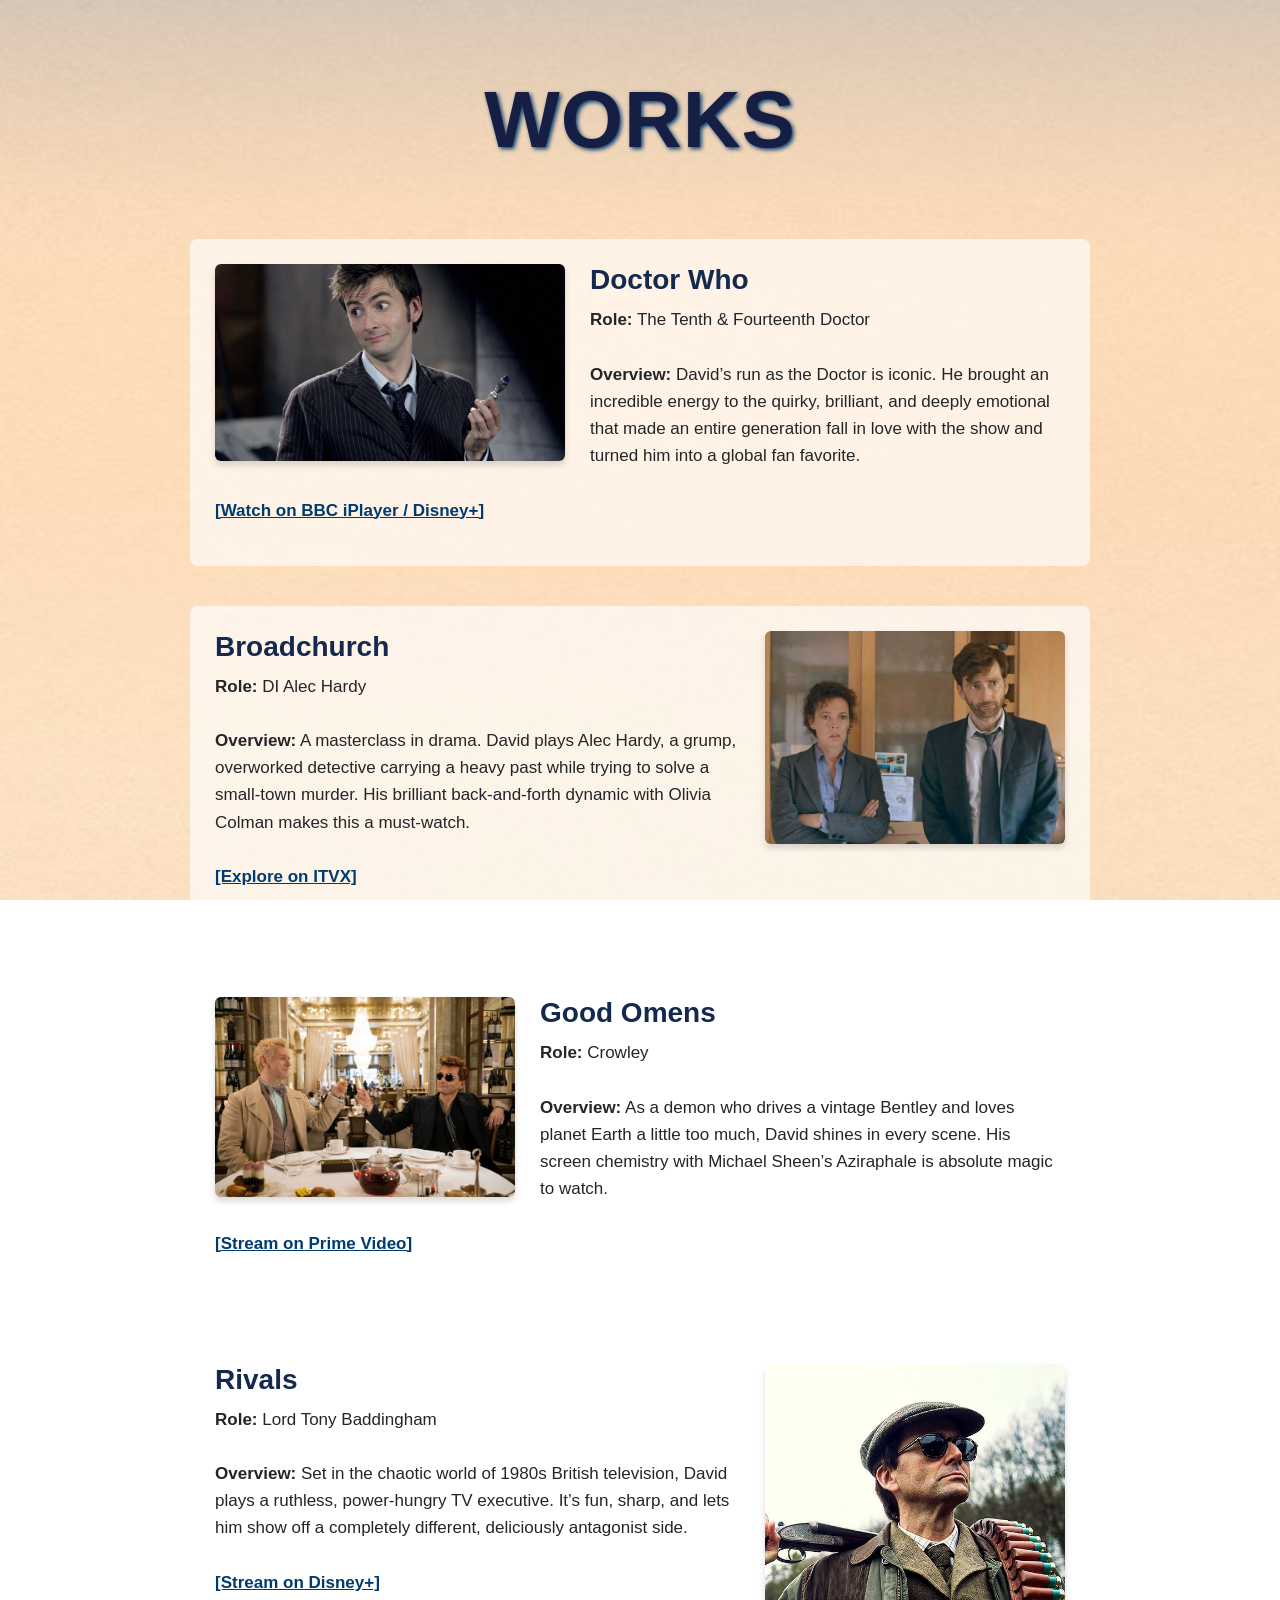
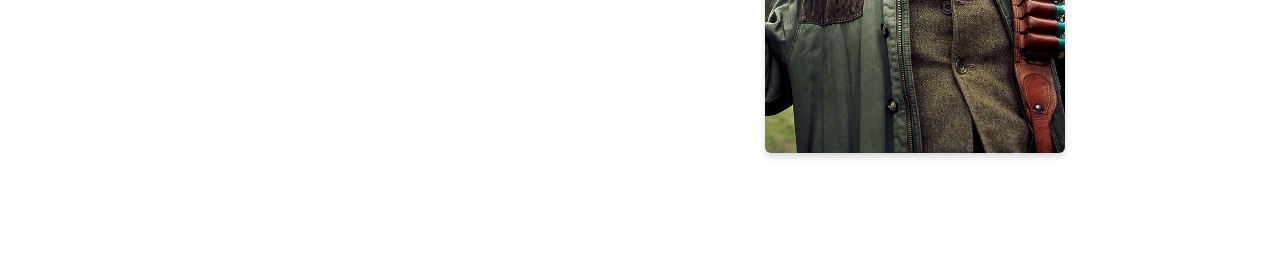
<file: works.html>
<!DOCTYPE html>
<html lang="en">
    <head>
        <meta charset="UTF-8"> <!-- caracteres ingleses creo-->
        <meta name="viewport" content="width=device-width, initial-scale=1.0">
        <title> WORKS </title>
    </head>

    <body style="background-image: url('fondo cafe.jpg'); background-size: cover; background-attachment: fixed; margin: 0; padding-bottom: 50px;">
        
        <h1 title="heading" style="text-align: center; font-size: 80px; color: #161f43; text-shadow: 2px 2px 4px #003B6F; font-family: 'Futura', 'Arial Black', sans-serif; font-weight: 900; letter-spacing: 1px; padding: 20px;"> WORKS </h1>

        <!-- 1. Doctor Who (Imagen Izquierda) -->
        <div style="width: 850px; margin: 0 auto 40px auto; overflow: hidden; background-color: rgba(255, 255, 255, 0.65); padding: 25px; border-radius: 8px;">
            <img src="TENTH.jpeg" style="width: 350px; float: left; margin-right: 25px; border-radius: 6px; box-shadow: 0 4px 6px rgba(0,0,0,0.15);">
            <h2 style="color: #14294d; font-family: 'Futura', sans-serif; font-size: 28px; margin-top: 0; margin-bottom: 10px;">Doctor Who</h2>
            <p style="color: #242528; font-family: 'Century Gothic', sans-serif; font-size: 17px; line-height: 1.6; margin-top: 0;">
                <strong>Role:</strong> The Tenth & Fourteenth Doctor<br><br>
                <strong>Overview:</strong> David’s run as the Doctor is iconic. He brought an incredible energy to the quirky, brilliant, and deeply emotional that made an entire generation fall in love with the show and turned him into a global fan favorite.<br><br>
                <a href="https://www.bbc.co.uk/iplayer" target="_blank" style="color: #003B6F; font-family: 'Century Gothic', sans-serif; font-weight: bold; text-decoration: underline;">[Watch on BBC iPlayer / Disney+]</a>
            </p>  
        </div>

        <!-- 2. Broadchurch (Imagen Derecha - Zigzag) -->
        <div style="width: 850px; margin: 0 auto 40px auto; overflow: hidden; background-color: rgba(255, 255, 255, 0.65); padding: 25px; border-radius: 8px;">
            <img src="ALEC.jpg" style="width: 300px; float: right; margin-left: 25px; border-radius: 6px; box-shadow: 0 4px 6px rgba(0,0,0,0.15);">
            <h2 style="color: #14294d; font-family: 'Futura', sans-serif; font-size: 28px; margin-top: 0; margin-bottom: 10px;">Broadchurch</h2>
            <p style="color: #242528; font-family: 'Century Gothic', sans-serif; font-size: 17px; line-height: 1.6; margin-top: 0;">
                <strong>Role:</strong> DI Alec Hardy<br><br>
                <strong>Overview:</strong> A masterclass in drama. David plays Alec Hardy, a grump, overworked detective carrying a heavy past while trying to solve a small-town murder. His brilliant back-and-forth dynamic with Olivia Colman makes this a must-watch.<br><br>
                <a href="https://www.itv.com" target="_blank" style="color: #003B6F; font-family: 'Century Gothic', sans-serif; font-weight: bold; text-decoration: underline;">[Explore on ITVX]</a>
            </p>  
        </div>

        <!-- 3. Good Omens (Imagen Izquierda) -->
        <div style="width: 850px; margin: 0 auto 40px auto; overflow: hidden; background-color: rgba(255, 255, 255, 0.65); padding: 25px; border-radius: 8px;">
            <img src="GOOD_OMENS.jpg" style="width: 300px; float: left; margin-right: 25px; border-radius: 6px; box-shadow: 0 4px 6px rgba(0,0,0,0.15);">
            <h2 style="color: #14294d; font-family: 'Futura', sans-serif; font-size: 28px; margin-top: 0; margin-bottom: 10px;">Good Omens</h2>
            <p style="color: #242528; font-family: 'Century Gothic', sans-serif; font-size: 17px; line-height: 1.6; margin-top: 0;">
                <strong>Role:</strong> Crowley<br><br>
                <strong>Overview:</strong> As a demon who drives a vintage Bentley and loves planet Earth a little too much, David shines in every scene. His screen chemistry with Michael Sheen’s Aziraphale is absolute magic to watch.<br><br>
                <a href="https://www.amazon.com" target="_blank" style="color: #003B6F; font-family: 'Century Gothic', sans-serif; font-weight: bold; text-decoration: underline;">[Stream on Prime Video]</a>
            </p>  
        </div>

        <!-- 4. Rivals (Imagen Derecha - Zigzag) -->
        <div style="width: 850px; margin: 0 auto 40px auto; overflow: hidden; background-color: rgba(255, 255, 255, 0.65); padding: 25px; border-radius: 8px;">
            <img src="TONY_BADDINGHAM.jpg" style="width: 300px; float: right; margin-left: 25px; border-radius: 6px; box-shadow: 0 4px 6px rgba(0,0,0,0.15);">
            <h2 style="color: #14294d; font-family: 'Futura', sans-serif; font-size: 28px; margin-top: 0; margin-bottom: 10px;">Rivals</h2>
            <p style="color: #242528; font-family: 'Century Gothic', sans-serif; font-size: 17px; line-height: 1.6; margin-top: 0;">
                <strong>Role:</strong> Lord Tony Baddingham<br><br>
                <strong>Overview:</strong> Set in the chaotic world of 1980s British television, David plays a ruthless, power-hungry TV executive. It’s fun, sharp, and lets him show off a completely different, deliciously antagonist side.<br><br>
                <a href="https://www.disneyplus.com" target="_blank" style="color: #003B6F; font-family: 'Century Gothic', sans-serif; font-weight: bold; text-decoration: underline;">[Stream on Disney+]</a>
            </p>  
        </div>

    </body>
</html>
</file>
